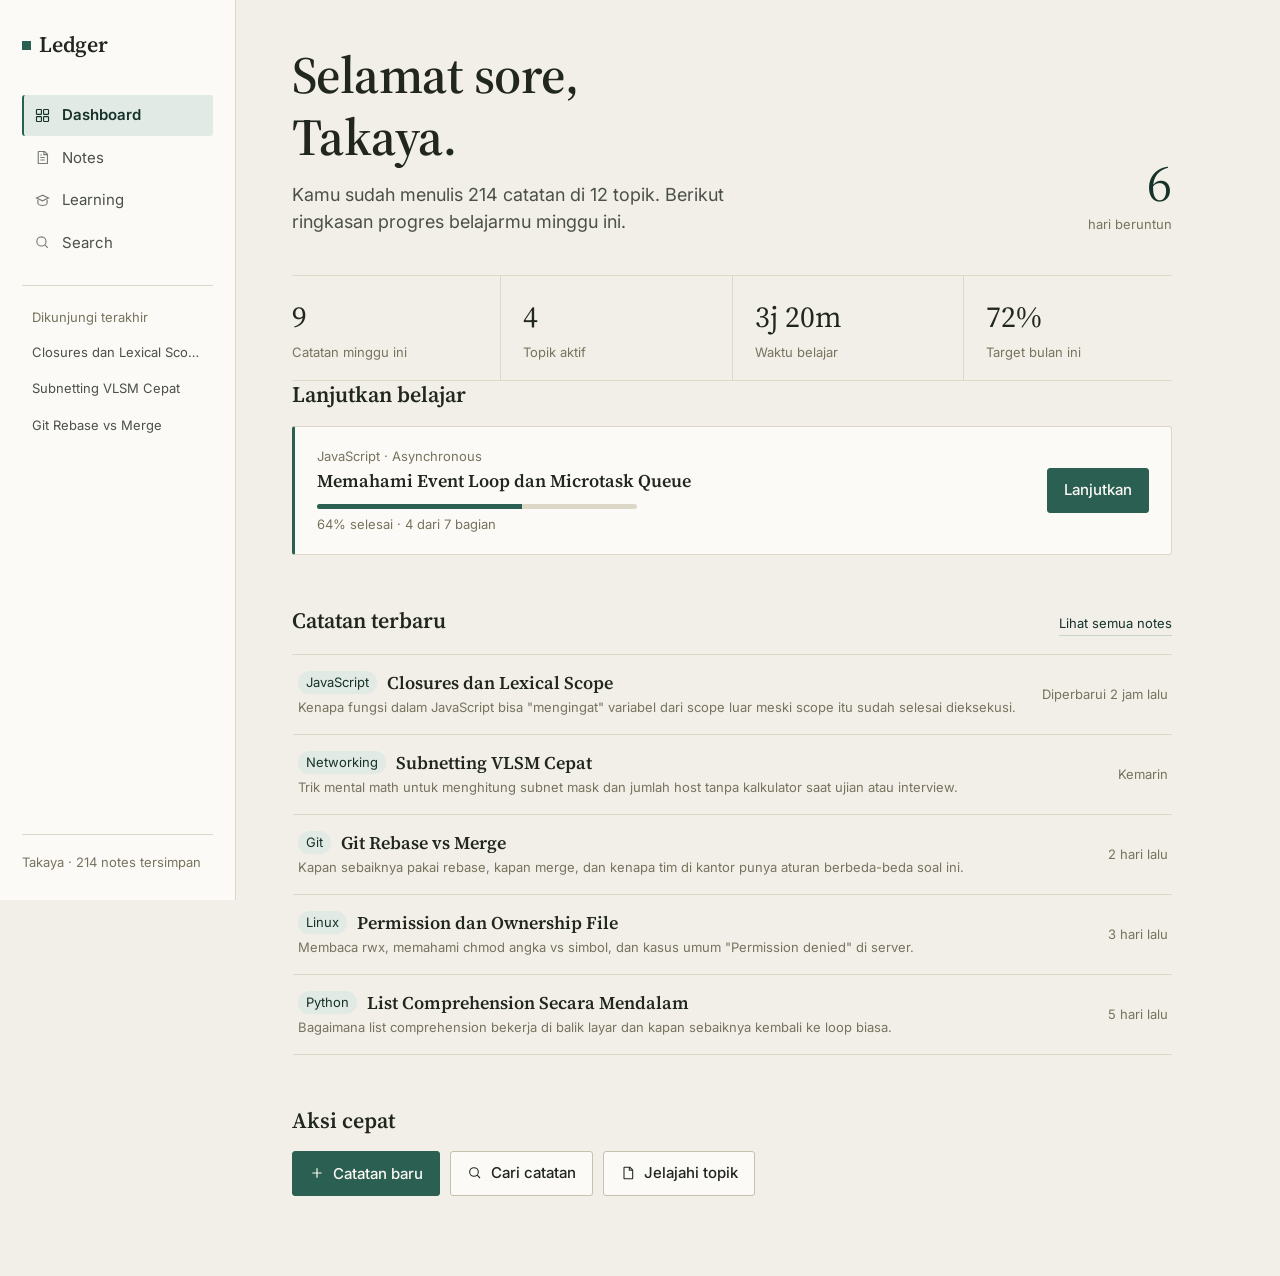
<file: ex1/index.html>
<!DOCTYPE html>
<html lang="id">
<head>
<meta charset="UTF-8" />
<meta name="viewport" content="width=device-width, initial-scale=1.0" />
<title>Ledger — Dashboard</title>
<link rel="preconnect" href="https://fonts.googleapis.com" />
<link href="https://fonts.googleapis.com/css2?family=Source+Serif+4:opsz,wght@8..60,500;8..60,600;8..60,700&family=Inter:wght@400;500;600&family=JetBrains+Mono:wght@400;500&display=swap" rel="stylesheet" />
<link rel="stylesheet" href="style.css" />
</head>
<body>

<div class="drawer-overlay" data-drawer-close></div>

<div class="mobile-topbar">
  <div class="brand"><span class="brand-mark"></span><span class="brand-name">Ledger</span></div>
  <button class="menu-btn" data-drawer-open aria-label="Buka menu">
    <svg viewBox="0 0 24 24" fill="none" stroke="currentColor" stroke-width="1.8"><path d="M4 7h16M4 12h16M4 17h16"/></svg>
  </button>
</div>

<div class="app-shell">

  <aside class="sidebar">
    <div class="brand"><span class="brand-mark"></span><span class="brand-name">Ledger</span></div>

    <nav class="sidebar-nav">
      <a href="index.html" class="is-active">
        <svg viewBox="0 0 24 24" fill="none" stroke="currentColor" stroke-width="1.6"><rect x="3.5" y="3.5" width="7" height="7" rx="1"/><rect x="13.5" y="3.5" width="7" height="7" rx="1"/><rect x="3.5" y="13.5" width="7" height="7" rx="1"/><rect x="13.5" y="13.5" width="7" height="7" rx="1"/></svg>
        Dashboard
      </a>
      <a href="notes.html">
        <svg viewBox="0 0 24 24" fill="none" stroke="currentColor" stroke-width="1.6"><path d="M6 3.5h9L19 7.5V20a.5.5 0 0 1-.5.5h-12A.5.5 0 0 1 6 20V4a.5.5 0 0 1 .5-.5Z"/><path d="M14 3.5V8h4.5"/><path d="M9 12h6M9 15.5h6M9 8.5h2"/></svg>
        Notes
      </a>
      <a href="learning.html">
        <svg viewBox="0 0 24 24" fill="none" stroke="currentColor" stroke-width="1.6"><path d="M12 4.5 3.5 8.5 12 12.5l8.5-4L12 4.5Z"/><path d="M5.5 11v5c0 1.4 3 3 6.5 3s6.5-1.6 6.5-3v-5"/></svg>
        Learning
      </a>
      <a href="notes.html">
        <svg viewBox="0 0 24 24" fill="none" stroke="currentColor" stroke-width="1.6"><circle cx="10.5" cy="10.5" r="6.5"/><path d="m19.5 19.5-4.2-4.2"/></svg>
        Search
      </a>
    </nav>

    <div class="sidebar-divider"></div>

    <div class="sidebar-section-label">Dikunjungi terakhir</div>
    <div class="sidebar-recent">
      <a href="note.html?note=closures">Closures dan Lexical Scope</a>
      <a href="note.html?note=subnetting">Subnetting VLSM Cepat</a>
      <a href="note.html?note=git-rebase">Git Rebase vs Merge</a>
    </div>

    <div class="sidebar-footer">Takaya · 214 notes tersimpan</div>
  </aside>

  <main class="main">
    <div class="content-wide">

      <section class="hero">
        <div>
          <h1>Selamat sore, Takaya.</h1>
          <p class="hero-sub">Kamu sudah menulis 214 catatan di 12 topik. Berikut ringkasan progres belajarmu minggu ini.</p>
        </div>
        <div class="hero-stat">
          <div class="num">6</div>
          <div class="label">hari beruntun</div>
        </div>
      </section>

      <div class="stat-row">
        <div class="stat">
          <div class="stat-num">9</div>
          <div class="stat-label">Catatan minggu ini</div>
        </div>
        <div class="stat">
          <div class="stat-num">4</div>
          <div class="stat-label">Topik aktif</div>
        </div>
        <div class="stat">
          <div class="stat-num">3j 20m</div>
          <div class="stat-label">Waktu belajar</div>
        </div>
        <div class="stat">
          <div class="stat-num">72%</div>
          <div class="stat-label">Target bulan ini</div>
        </div>
      </div>

      <section>
        <div class="section-heading">
          <h2>Lanjutkan belajar</h2>
        </div>
        <a href="note.html?note=event-loop" class="continue-row" style="color:inherit;">
          <div class="continue-info">
            <div class="continue-track">JavaScript · Asynchronous</div>
            <h3>Memahami Event Loop dan Microtask Queue</h3>
            <div class="progress-bar"><span style="width:64%"></span></div>
            <div class="progress-pct">64% selesai · 4 dari 7 bagian</div>
          </div>
          <div class="btn btn-primary" style="flex-shrink:0;">Lanjutkan</div>
        </a>
      </section>

      <section>
        <div class="section-heading">
          <h2>Catatan terbaru</h2>
          <a href="notes.html" class="see-all">Lihat semua notes</a>
        </div>
        <div class="note-list">

          <a href="note.html?note=closures" class="note-row" style="color:inherit;">
            <div class="note-row-main">
              <div class="note-row-top">
                <span class="category-tag">JavaScript</span>
                <h3 class="note-title">Closures dan Lexical Scope</h3>
              </div>
              <p class="note-excerpt">Kenapa fungsi dalam JavaScript bisa "mengingat" variabel dari scope luar meski scope itu sudah selesai dieksekusi.</p>
            </div>
            <div class="note-row-meta"><span class="updated-date">Diperbarui 2 jam lalu</span></div>
          </a>

          <a href="note.html?note=subnetting" class="note-row" style="color:inherit;">
            <div class="note-row-main">
              <div class="note-row-top">
                <span class="category-tag">Networking</span>
                <h3 class="note-title">Subnetting VLSM Cepat</h3>
              </div>
              <p class="note-excerpt">Trik mental math untuk menghitung subnet mask dan jumlah host tanpa kalkulator saat ujian atau interview.</p>
            </div>
            <div class="note-row-meta"><span class="updated-date">Kemarin</span></div>
          </a>

          <a href="note.html?note=git-rebase" class="note-row" style="color:inherit;">
            <div class="note-row-main">
              <div class="note-row-top">
                <span class="category-tag">Git</span>
                <h3 class="note-title">Git Rebase vs Merge</h3>
              </div>
              <p class="note-excerpt">Kapan sebaiknya pakai rebase, kapan merge, dan kenapa tim di kantor punya aturan berbeda-beda soal ini.</p>
            </div>
            <div class="note-row-meta"><span class="updated-date">2 hari lalu</span></div>
          </a>

          <a href="note.html?note=permissions" class="note-row" style="color:inherit;">
            <div class="note-row-main">
              <div class="note-row-top">
                <span class="category-tag">Linux</span>
                <h3 class="note-title">Permission dan Ownership File</h3>
              </div>
              <p class="note-excerpt">Membaca rwx, memahami chmod angka vs simbol, dan kasus umum "Permission denied" di server.</p>
            </div>
            <div class="note-row-meta"><span class="updated-date">3 hari lalu</span></div>
          </a>

          <a href="note.html?note=list-comprehension" class="note-row" style="color:inherit;">
            <div class="note-row-main">
              <div class="note-row-top">
                <span class="category-tag">Python</span>
                <h3 class="note-title">List Comprehension Secara Mendalam</h3>
              </div>
              <p class="note-excerpt">Bagaimana list comprehension bekerja di balik layar dan kapan sebaiknya kembali ke loop biasa.</p>
            </div>
            <div class="note-row-meta"><span class="updated-date">5 hari lalu</span></div>
          </a>

        </div>
      </section>

      <section>
        <div class="section-heading"><h2>Aksi cepat</h2></div>
        <div class="quick-actions">
          <button class="btn btn-primary" type="button" data-new-note>
            <svg viewBox="0 0 24 24" fill="none" stroke="currentColor" stroke-width="1.8"><path d="M12 5v14M5 12h14"/></svg>
            Catatan baru
          </button>
          <a href="notes.html" class="btn">
            <svg viewBox="0 0 24 24" fill="none" stroke="currentColor" stroke-width="1.6"><circle cx="10.5" cy="10.5" r="6.5"/><path d="m19.5 19.5-4.2-4.2"/></svg>
            Cari catatan
          </a>
          <a href="notes.html" class="btn">
            <svg viewBox="0 0 24 24" fill="none" stroke="currentColor" stroke-width="1.6"><path d="M6 3.5h9L19 7.5V20a.5.5 0 0 1-.5.5h-12A.5.5 0 0 1 6 20V4a.5.5 0 0 1 .5-.5Z"/><path d="M14 3.5V8h4.5"/></svg>
            Jelajahi topik
          </a>
        </div>
      </section>

    </div>
  </main>
</div>

<script src="app.js"></script>
</body>
</html>
</file>
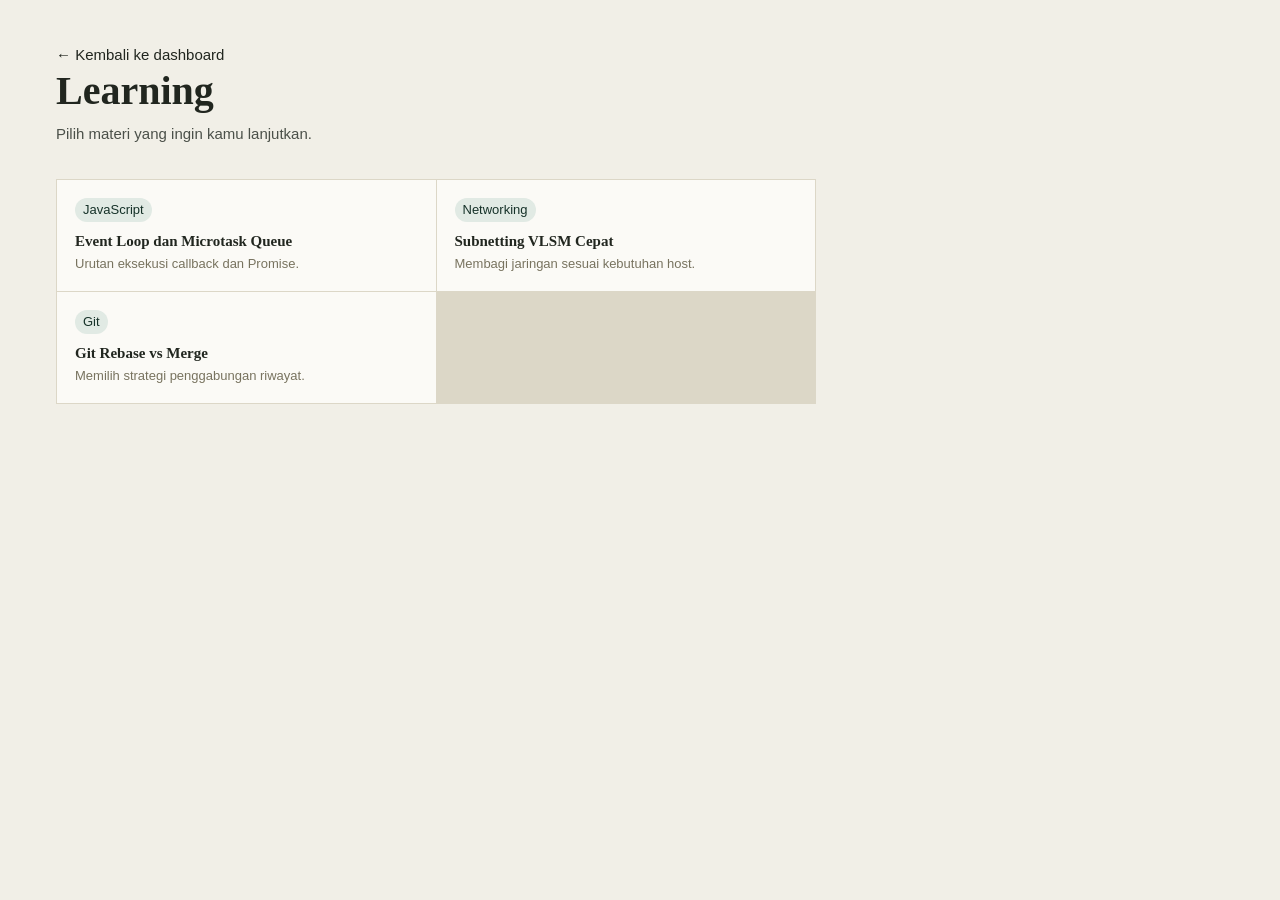
<file: ex1/learning.html>
<!DOCTYPE html>
<html lang="id">
<head>
<meta charset="UTF-8" />
<meta name="viewport" content="width=device-width, initial-scale=1.0" />
<title>Ledger — Learning</title>
<link rel="stylesheet" href="style.css" />
</head>
<body>
<main class="main learning-page">
  <div class="content">
    <a href="index.html" class="see-all">← Kembali ke dashboard</a>
    <div class="page-header">
      <h1>Learning</h1>
      <p class="hero-sub">Pilih materi yang ingin kamu lanjutkan.</p>
    </div>
    <div class="related-grid">
      <a href="note.html?note=event-loop" class="related-card"><span class="category-tag">JavaScript</span><h4>Event Loop dan Microtask Queue</h4><p>Urutan eksekusi callback dan Promise.</p></a>
      <a href="note.html?note=subnetting" class="related-card"><span class="category-tag">Networking</span><h4>Subnetting VLSM Cepat</h4><p>Membagi jaringan sesuai kebutuhan host.</p></a>
      <a href="note.html?note=git-rebase" class="related-card"><span class="category-tag">Git</span><h4>Git Rebase vs Merge</h4><p>Memilih strategi penggabungan riwayat.</p></a>
    </div>
  </div>
</main>
</body>
</html>
</file>
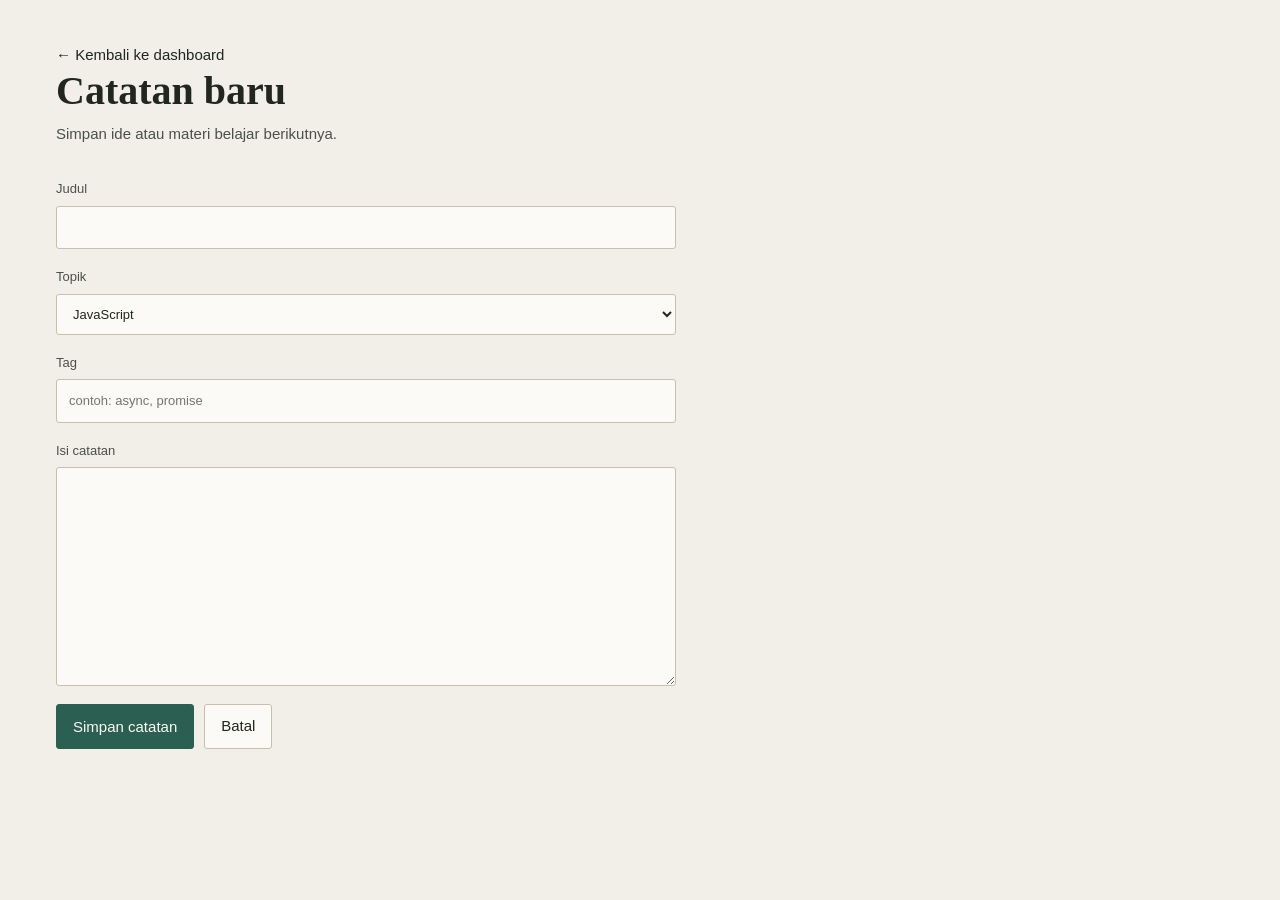
<file: ex1/new-note.html>
<!DOCTYPE html>
<html lang="id">
<head>
<meta charset="UTF-8" />
<meta name="viewport" content="width=device-width, initial-scale=1.0" />
<title>Ledger — Catatan Baru</title>
<link rel="stylesheet" href="style.css" />
</head>
<body>
<main class="main new-note-page">
  <div class="content">
    <a href="index.html" class="see-all">← Kembali ke dashboard</a>
    <div class="page-header">
      <h1>Catatan baru</h1>
      <p class="hero-sub">Simpan ide atau materi belajar berikutnya.</p>
    </div>
    <form class="new-note-form" data-new-note-form>
      <label>Judul<input name="title" required maxlength="120" /></label>
      <label>Topik<select name="category"><option value="javascript">JavaScript</option><option value="python">Python</option><option value="networking">Networking</option><option value="linux">Linux</option><option value="git">Git</option></select></label>
      <label>Tag<input name="tags" placeholder="contoh: async, promise" /></label>
      <label>Isi catatan<textarea name="body" rows="10" required></textarea></label>
      <div class="quick-actions"><button class="btn btn-primary" type="submit">Simpan catatan</button><a class="btn" href="index.html">Batal</a></div>
    </form>
  </div>
</main>
<script src="app.js"></script>
</body>
</html>
</file>
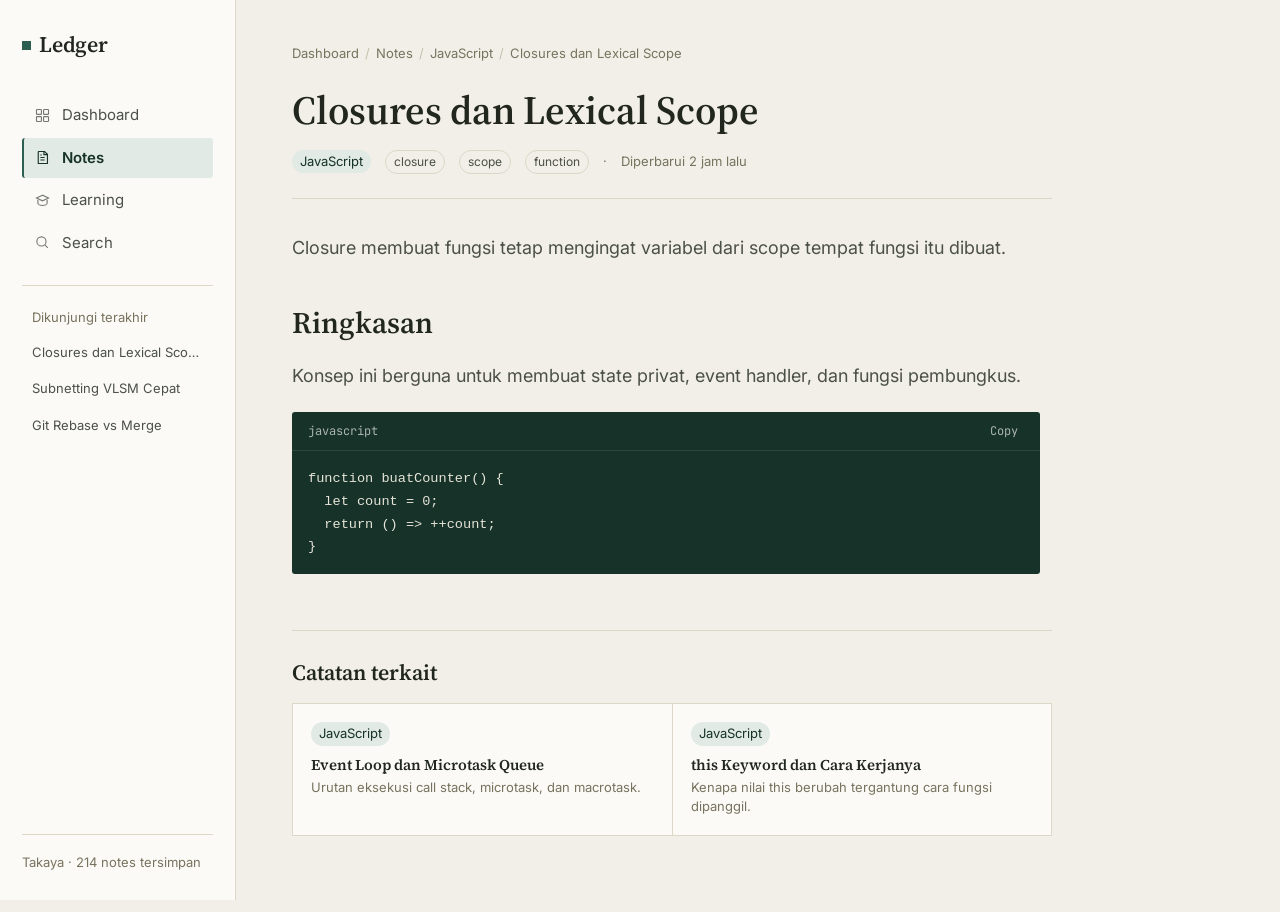
<file: ex1/note.html>
<!DOCTYPE html>
<html lang="id">
<head>
<meta charset="UTF-8" />
<meta name="viewport" content="width=device-width, initial-scale=1.0" />
<title>Closures dan Lexical Scope — Ledger</title>
<link rel="preconnect" href="https://fonts.googleapis.com" />
<link href="https://fonts.googleapis.com/css2?family=Source+Serif+4:opsz,wght@8..60,500;8..60,600;8..60,700&family=Inter:wght@400;500;600&family=JetBrains+Mono:wght@400;500&display=swap" rel="stylesheet" />
<link rel="stylesheet" href="style.css" />
</head>
<body>

<div class="drawer-overlay" data-drawer-close></div>

<div class="mobile-topbar">
  <div class="brand"><span class="brand-mark"></span><span class="brand-name">Ledger</span></div>
  <button class="menu-btn" data-drawer-open aria-label="Buka menu">
    <svg viewBox="0 0 24 24" fill="none" stroke="currentColor" stroke-width="1.8"><path d="M4 7h16M4 12h16M4 17h16"/></svg>
  </button>
</div>

<div class="app-shell">

  <aside class="sidebar">
    <div class="brand"><span class="brand-mark"></span><span class="brand-name">Ledger</span></div>

    <nav class="sidebar-nav">
      <a href="index.html">
        <svg viewBox="0 0 24 24" fill="none" stroke="currentColor" stroke-width="1.6"><rect x="3.5" y="3.5" width="7" height="7" rx="1"/><rect x="13.5" y="3.5" width="7" height="7" rx="1"/><rect x="3.5" y="13.5" width="7" height="7" rx="1"/><rect x="13.5" y="13.5" width="7" height="7" rx="1"/></svg>
        Dashboard
      </a>
      <a href="notes.html" class="is-active">
        <svg viewBox="0 0 24 24" fill="none" stroke="currentColor" stroke-width="1.6"><path d="M6 3.5h9L19 7.5V20a.5.5 0 0 1-.5.5h-12A.5.5 0 0 1 6 20V4a.5.5 0 0 1 .5-.5Z"/><path d="M14 3.5V8h4.5"/><path d="M9 12h6M9 15.5h6M9 8.5h2"/></svg>
        Notes
      </a>
      <a href="learning.html">
        <svg viewBox="0 0 24 24" fill="none" stroke="currentColor" stroke-width="1.6"><path d="M12 4.5 3.5 8.5 12 12.5l8.5-4L12 4.5Z"/><path d="M5.5 11v5c0 1.4 3 3 6.5 3s6.5-1.6 6.5-3v-5"/></svg>
        Learning
      </a>
      <a href="notes.html">
        <svg viewBox="0 0 24 24" fill="none" stroke="currentColor" stroke-width="1.6"><circle cx="10.5" cy="10.5" r="6.5"/><path d="m19.5 19.5-4.2-4.2"/></svg>
        Search
      </a>
    </nav>

    <div class="sidebar-divider"></div>

    <div class="sidebar-section-label">Dikunjungi terakhir</div>
    <div class="sidebar-recent">
      <a href="note.html?note=closures">Closures dan Lexical Scope</a>
      <a href="note.html?note=subnetting">Subnetting VLSM Cepat</a>
      <a href="note.html?note=git-rebase">Git Rebase vs Merge</a>
    </div>

    <div class="sidebar-footer">Takaya · 214 notes tersimpan</div>
  </aside>

  <main class="main">
    <div class="content">

      <div class="breadcrumb">
        <a href="index.html">Dashboard</a>
        <span class="sep">/</span>
        <a href="notes.html">Notes</a>
        <span class="sep">/</span>
        <a href="notes.html">JavaScript</a>
        <span class="sep">/</span>
        <span>Closures dan Lexical Scope</span>
      </div>

      <header class="article-header">
        <h1>Closures dan Lexical Scope</h1>
        <div class="article-meta">
          <span class="category-tag">JavaScript</span>
          <span class="tag-pill">closure</span>
          <span class="tag-pill">scope</span>
          <span class="tag-pill">function</span>
          <span>·</span>
          <span>Diperbarui 2 jam lalu</span>
        </div>
      </header>

      <article class="article-body">

        <p>Closure adalah salah satu konsep yang sering bikin bingung di awal, tapi sebenarnya cuma satu ide sederhana: <strong>fungsi mengingat lingkungan tempat ia dibuat</strong>, bukan tempat ia dipanggil.</p>

        <h2>Apa itu Lexical Scope</h2>
        <p>Lexical scope berarti scope sebuah variabel ditentukan oleh <em>di mana kode itu ditulis</em>, bukan dari mana fungsi itu dipanggil. Ketika sebuah fungsi didefinisikan di dalam fungsi lain, ia otomatis punya akses ke variabel di fungsi luar tersebut.</p>

        <blockquote>Bayangkan lexical scope seperti alamat rumah: begitu kamu lahir di suatu alamat, alamat itu melekat padamu ke mana pun kamu pergi — bukan berubah tergantung siapa yang mengunjungimu.</blockquote>

        <h2>Contoh Closure Sederhana</h2>
        <p>Perhatikan contoh berikut. Fungsi <code>increment</code> tetap bisa mengakses variabel <code>count</code> meskipun <code>buatCounter</code> sudah selesai dijalankan:</p>

        <div class="code-block">
          <div class="code-block-head">
            <span>javascript</span>
            <button class="code-block-copy" data-copy-code>Copy</button>
          </div>
          <pre><code>function buatCounter() {
  let count = 0;

  return function increment() {
    count += 1;
    return count;
  };
}

const counterA = buatCounter();
console.log(counterA()); // 1
console.log(counterA()); // 2

const counterB = buatCounter();
console.log(counterB()); // 1, tidak terpengaruh counterA</code></pre>
        </div>

        <p>Setiap kali <code>buatCounter()</code> dipanggil, JavaScript membuat scope baru dengan <code>count</code> miliknya sendiri. Fungsi <code>increment</code> yang dikembalikan "membawa" scope itu ke mana pun ia dipakai — inilah closure.</p>

        <h2>Kenapa Ini Penting di Dunia Kerja</h2>
        <p>Closure dipakai di mana-mana tanpa kamu sadari:</p>
        <ul>
          <li>Membuat data privat sebelum <code>class</code> dan <code>#field</code> populer.</li>
          <li>Event handler yang perlu mengingat state tertentu, misalnya ID item yang diklik.</li>
          <li>Custom hook di React seperti <code>useState</code>, yang bergantung pada closure untuk menyimpan nilai antar render.</li>
          <li>Memoization dan caching sederhana di sisi server maupun client.</li>
        </ul>

        <h2>Kesalahan Umum</h2>
        <p>Kesalahan paling klasik adalah memakai closure di dalam loop dengan <code>var</code>, sehingga semua fungsi berbagi satu variabel yang sama alih-alih punya salinan masing-masing. Mengganti <code>var</code> dengan <code>let</code> biasanya cukup untuk memperbaikinya, karena <code>let</code> membuat binding baru di setiap iterasi.</p>

      </article>

      <div class="related-notes">
        <div class="section-heading"><h2>Catatan terkait</h2></div>
        <div class="related-grid">
          <a href="note.html?note=event-loop" class="related-card">
            <span class="category-tag">JavaScript</span>
            <h4>Event Loop dan Microtask Queue</h4>
            <p>Urutan eksekusi call stack, microtask, dan macrotask.</p>
          </a>
          <a href="note.html?note=this-keyword" class="related-card">
            <span class="category-tag">JavaScript</span>
            <h4>this Keyword dan Cara Kerjanya</h4>
            <p>Kenapa nilai this berubah tergantung cara fungsi dipanggil.</p>
          </a>
        </div>
      </div>

    </div>
  </main>
</div>

<script src="app.js"></script>
</body>
</html>
</file>
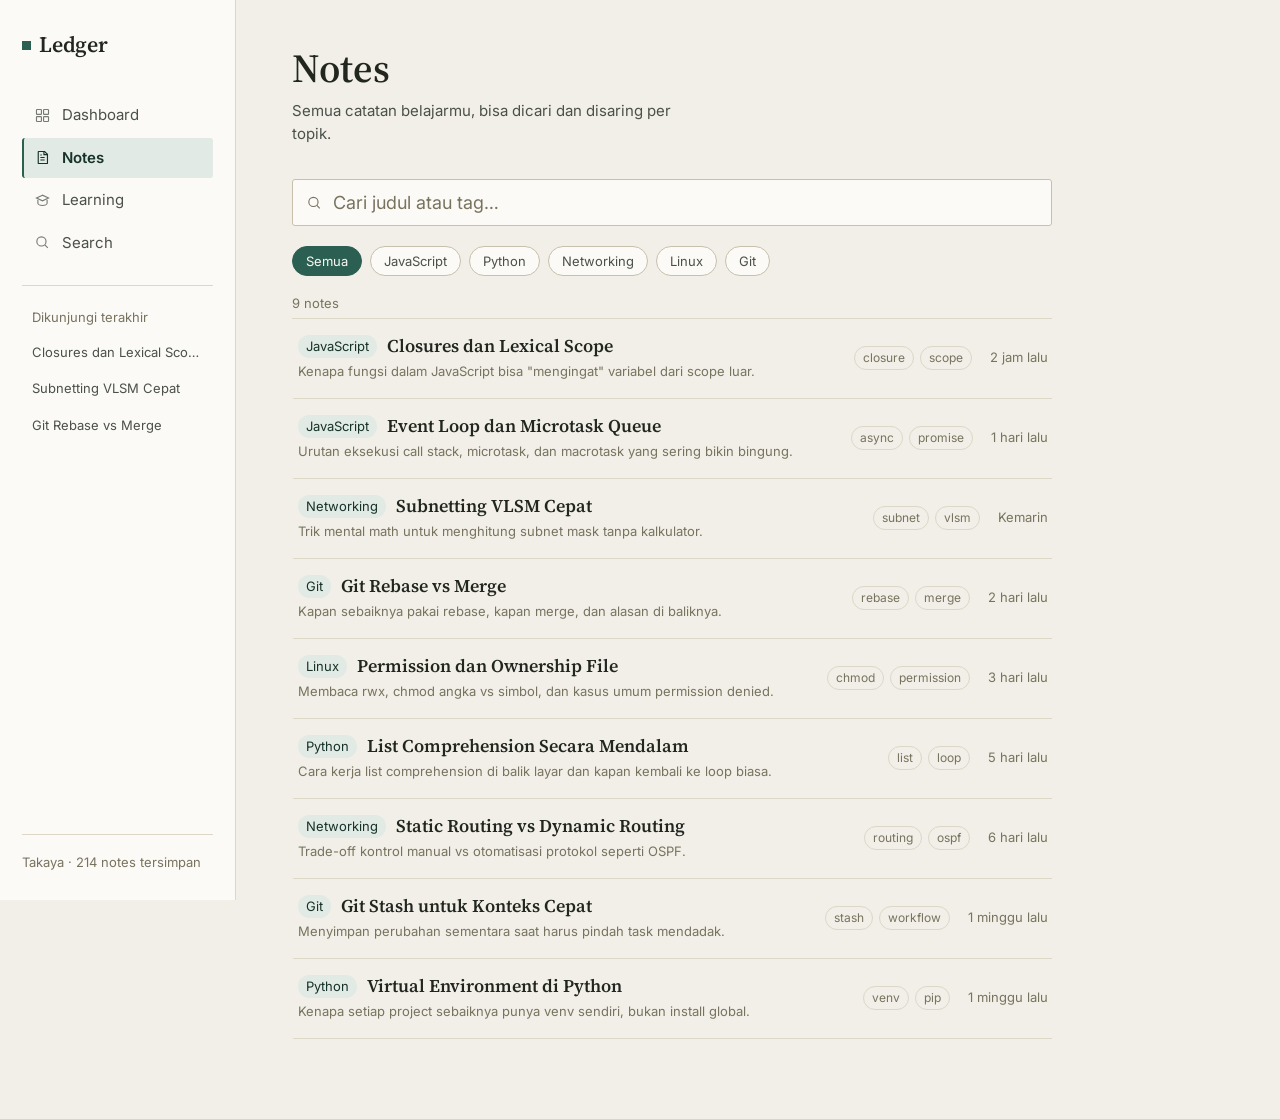
<file: ex1/notes.html>
<!DOCTYPE html>
<html lang="id">
<head>
<meta charset="UTF-8" />
<meta name="viewport" content="width=device-width, initial-scale=1.0" />
<title>Ledger — Notes</title>
<link rel="preconnect" href="https://fonts.googleapis.com" />
<link href="https://fonts.googleapis.com/css2?family=Source+Serif+4:opsz,wght@8..60,500;8..60,600;8..60,700&family=Inter:wght@400;500;600&family=JetBrains+Mono:wght@400;500&display=swap" rel="stylesheet" />
<link rel="stylesheet" href="style.css" />
</head>
<body>

<div class="drawer-overlay" data-drawer-close></div>

<div class="mobile-topbar">
  <div class="brand"><span class="brand-mark"></span><span class="brand-name">Ledger</span></div>
  <button class="menu-btn" data-drawer-open aria-label="Buka menu">
    <svg viewBox="0 0 24 24" fill="none" stroke="currentColor" stroke-width="1.8"><path d="M4 7h16M4 12h16M4 17h16"/></svg>
  </button>
</div>

<div class="app-shell">

  <aside class="sidebar">
    <div class="brand"><span class="brand-mark"></span><span class="brand-name">Ledger</span></div>

    <nav class="sidebar-nav">
      <a href="index.html">
        <svg viewBox="0 0 24 24" fill="none" stroke="currentColor" stroke-width="1.6"><rect x="3.5" y="3.5" width="7" height="7" rx="1"/><rect x="13.5" y="3.5" width="7" height="7" rx="1"/><rect x="3.5" y="13.5" width="7" height="7" rx="1"/><rect x="13.5" y="13.5" width="7" height="7" rx="1"/></svg>
        Dashboard
      </a>
      <a href="notes.html" class="is-active">
        <svg viewBox="0 0 24 24" fill="none" stroke="currentColor" stroke-width="1.6"><path d="M6 3.5h9L19 7.5V20a.5.5 0 0 1-.5.5h-12A.5.5 0 0 1 6 20V4a.5.5 0 0 1 .5-.5Z"/><path d="M14 3.5V8h4.5"/><path d="M9 12h6M9 15.5h6M9 8.5h2"/></svg>
        Notes
      </a>
      <a href="learning.html">
        <svg viewBox="0 0 24 24" fill="none" stroke="currentColor" stroke-width="1.6"><path d="M12 4.5 3.5 8.5 12 12.5l8.5-4L12 4.5Z"/><path d="M5.5 11v5c0 1.4 3 3 6.5 3s6.5-1.6 6.5-3v-5"/></svg>
        Learning
      </a>
      <a href="notes.html">
        <svg viewBox="0 0 24 24" fill="none" stroke="currentColor" stroke-width="1.6"><circle cx="10.5" cy="10.5" r="6.5"/><path d="m19.5 19.5-4.2-4.2"/></svg>
        Search
      </a>
    </nav>

    <div class="sidebar-divider"></div>

    <div class="sidebar-section-label">Dikunjungi terakhir</div>
    <div class="sidebar-recent">
      <a href="note.html?note=closures">Closures dan Lexical Scope</a>
      <a href="note.html?note=subnetting">Subnetting VLSM Cepat</a>
      <a href="note.html?note=git-rebase">Git Rebase vs Merge</a>
    </div>

    <div class="sidebar-footer">Takaya · 214 notes tersimpan</div>
  </aside>

  <main class="main">
    <div class="content">

      <div class="page-header">
        <h1>Notes</h1>
        <p class="hero-sub">Semua catatan belajarmu, bisa dicari dan disaring per topik.</p>
      </div>

      <div class="search-field">
        <svg viewBox="0 0 24 24" fill="none" stroke="currentColor" stroke-width="1.6"><circle cx="10.5" cy="10.5" r="6.5"/><path d="m19.5 19.5-4.2-4.2"/></svg>
        <input type="text" placeholder="Cari judul atau tag…" data-note-search autocomplete="off" />
      </div>

      <div class="filter-row">
        <button class="filter-chip is-active" data-filter-chip="all">Semua</button>
        <button class="filter-chip" data-filter-chip="javascript">JavaScript</button>
        <button class="filter-chip" data-filter-chip="python">Python</button>
        <button class="filter-chip" data-filter-chip="networking">Networking</button>
        <button class="filter-chip" data-filter-chip="linux">Linux</button>
        <button class="filter-chip" data-filter-chip="git">Git</button>
      </div>

      <p class="results-count" data-results-count>9 notes</p>

      <div class="note-list">

        <a href="note.html?note=closures" class="note-row note-tags-visible" data-note-row data-title="Closures dan Lexical Scope" data-category="javascript" data-tags="closure, scope, function">
          <div class="note-row-main">
            <div class="note-row-top">
              <span class="category-tag">JavaScript</span>
              <h3 class="note-title">Closures dan Lexical Scope</h3>
            </div>
            <p class="note-excerpt">Kenapa fungsi dalam JavaScript bisa "mengingat" variabel dari scope luar.</p>
          </div>
          <div class="note-row-tags">
            <span class="tag-pill">closure</span>
            <span class="tag-pill">scope</span>
          </div>
          <div class="note-row-meta"><span class="updated-date">2 jam lalu</span></div>
        </a>

        <a href="note.html?note=event-loop" class="note-row note-tags-visible" data-note-row data-title="Memahami Event Loop dan Microtask Queue" data-category="javascript" data-tags="async, event loop, promise">
          <div class="note-row-main">
            <div class="note-row-top">
              <span class="category-tag">JavaScript</span>
              <h3 class="note-title">Event Loop dan Microtask Queue</h3>
            </div>
            <p class="note-excerpt">Urutan eksekusi call stack, microtask, dan macrotask yang sering bikin bingung.</p>
          </div>
          <div class="note-row-tags">
            <span class="tag-pill">async</span>
            <span class="tag-pill">promise</span>
          </div>
          <div class="note-row-meta"><span class="updated-date">1 hari lalu</span></div>
        </a>

        <a href="note.html?note=subnetting" class="note-row note-tags-visible" data-note-row data-title="Subnetting VLSM Cepat" data-category="networking" data-tags="subnet, ip, vlsm">
          <div class="note-row-main">
            <div class="note-row-top">
              <span class="category-tag">Networking</span>
              <h3 class="note-title">Subnetting VLSM Cepat</h3>
            </div>
            <p class="note-excerpt">Trik mental math untuk menghitung subnet mask tanpa kalkulator.</p>
          </div>
          <div class="note-row-tags">
            <span class="tag-pill">subnet</span>
            <span class="tag-pill">vlsm</span>
          </div>
          <div class="note-row-meta"><span class="updated-date">Kemarin</span></div>
        </a>

        <a href="note.html?note=git-rebase" class="note-row note-tags-visible" data-note-row data-title="Git Rebase vs Merge" data-category="git" data-tags="rebase, merge, branch">
          <div class="note-row-main">
            <div class="note-row-top">
              <span class="category-tag">Git</span>
              <h3 class="note-title">Git Rebase vs Merge</h3>
            </div>
            <p class="note-excerpt">Kapan sebaiknya pakai rebase, kapan merge, dan alasan di baliknya.</p>
          </div>
          <div class="note-row-tags">
            <span class="tag-pill">rebase</span>
            <span class="tag-pill">merge</span>
          </div>
          <div class="note-row-meta"><span class="updated-date">2 hari lalu</span></div>
        </a>

        <a href="note.html?note=permissions" class="note-row note-tags-visible" data-note-row data-title="Permission dan Ownership File" data-category="linux" data-tags="permission, chmod, linux">
          <div class="note-row-main">
            <div class="note-row-top">
              <span class="category-tag">Linux</span>
              <h3 class="note-title">Permission dan Ownership File</h3>
            </div>
            <p class="note-excerpt">Membaca rwx, chmod angka vs simbol, dan kasus umum permission denied.</p>
          </div>
          <div class="note-row-tags">
            <span class="tag-pill">chmod</span>
            <span class="tag-pill">permission</span>
          </div>
          <div class="note-row-meta"><span class="updated-date">3 hari lalu</span></div>
        </a>

        <a href="note.html?note=list-comprehension" class="note-row note-tags-visible" data-note-row data-title="List Comprehension Secara Mendalam" data-category="python" data-tags="list, loop, comprehension">
          <div class="note-row-main">
            <div class="note-row-top">
              <span class="category-tag">Python</span>
              <h3 class="note-title">List Comprehension Secara Mendalam</h3>
            </div>
            <p class="note-excerpt">Cara kerja list comprehension di balik layar dan kapan kembali ke loop biasa.</p>
          </div>
          <div class="note-row-tags">
            <span class="tag-pill">list</span>
            <span class="tag-pill">loop</span>
          </div>
          <div class="note-row-meta"><span class="updated-date">5 hari lalu</span></div>
        </a>

        <a href="note.html?note=static-routing" class="note-row note-tags-visible" data-note-row data-title="Static Routing vs Dynamic Routing" data-category="networking" data-tags="routing, ospf, static route">
          <div class="note-row-main">
            <div class="note-row-top">
              <span class="category-tag">Networking</span>
              <h3 class="note-title">Static Routing vs Dynamic Routing</h3>
            </div>
            <p class="note-excerpt">Trade-off kontrol manual vs otomatisasi protokol seperti OSPF.</p>
          </div>
          <div class="note-row-tags">
            <span class="tag-pill">routing</span>
            <span class="tag-pill">ospf</span>
          </div>
          <div class="note-row-meta"><span class="updated-date">6 hari lalu</span></div>
        </a>

        <a href="note.html?note=git-stash" class="note-row note-tags-visible" data-note-row data-title="Git Stash untuk Konteks Cepat" data-category="git" data-tags="stash, workflow, git">
          <div class="note-row-main">
            <div class="note-row-top">
              <span class="category-tag">Git</span>
              <h3 class="note-title">Git Stash untuk Konteks Cepat</h3>
            </div>
            <p class="note-excerpt">Menyimpan perubahan sementara saat harus pindah task mendadak.</p>
          </div>
          <div class="note-row-tags">
            <span class="tag-pill">stash</span>
            <span class="tag-pill">workflow</span>
          </div>
          <div class="note-row-meta"><span class="updated-date">1 minggu lalu</span></div>
        </a>

        <a href="note.html?note=virtualenv" class="note-row note-tags-visible" data-note-row data-title="Virtual Environment di Python" data-category="python" data-tags="venv, pip, environment">
          <div class="note-row-main">
            <div class="note-row-top">
              <span class="category-tag">Python</span>
              <h3 class="note-title">Virtual Environment di Python</h3>
            </div>
            <p class="note-excerpt">Kenapa setiap project sebaiknya punya venv sendiri, bukan install global.</p>
          </div>
          <div class="note-row-tags">
            <span class="tag-pill">venv</span>
            <span class="tag-pill">pip</span>
          </div>
          <div class="note-row-meta"><span class="updated-date">1 minggu lalu</span></div>
        </a>

      </div>

      <div class="empty-state" data-empty-state>
        <p>Tidak ada catatan yang cocok</p>
        <p>Coba kata kunci lain atau ganti filter topik.</p>
      </div>

    </div>
  </main>
</div>

<script src="app.js"></script>
</body>
</html>
</file>
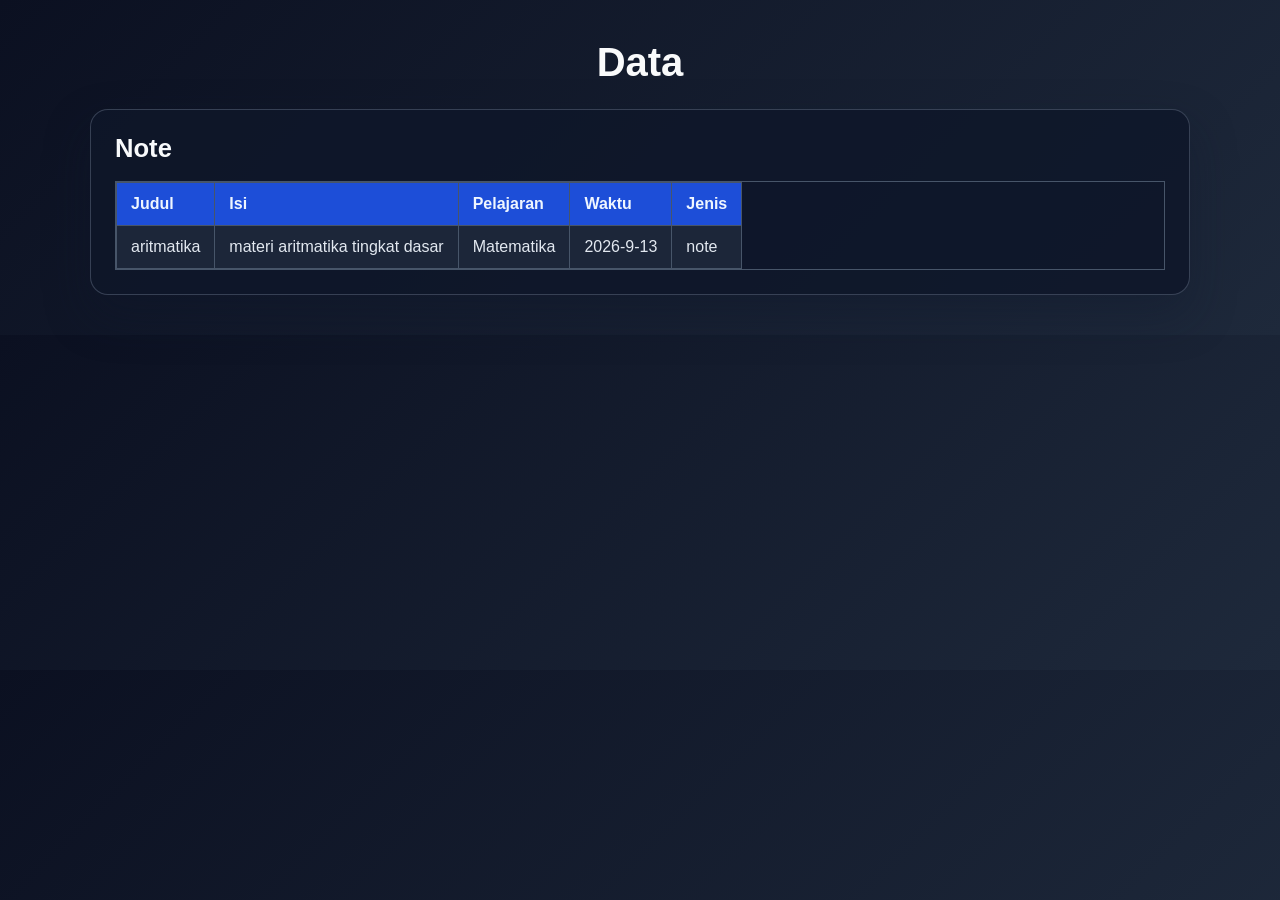
<file: ex2/Data.html>
<!DOCTYPE html>
<html lang="id">
<head>
    <meta charset="UTF-8">
    <link rel="stylesheet" href="data.css">
    <meta name="viewport" content="width=device-width, initial-scale=1.0">
    <title>Data</title>
</head>
<body>
    <h1>Data</h1>
    <div class="note">
    <h2>Note</h2>
    <table>
    <tr>
        <th>Judul</th>
        <th>Isi</th>
        <th>Pelajaran</th>
        <th>Waktu</th>
        <th>Jenis</th>
    </tr>
    <tr>
        <td>aritmatika</td>
        <td>materi aritmatika tingkat dasar</td>
        <td>Matematika</td>
        <td>2026-9-13</td>
        <td>note</td>
    </tr>
    </div>
</body>
</html>
</file>
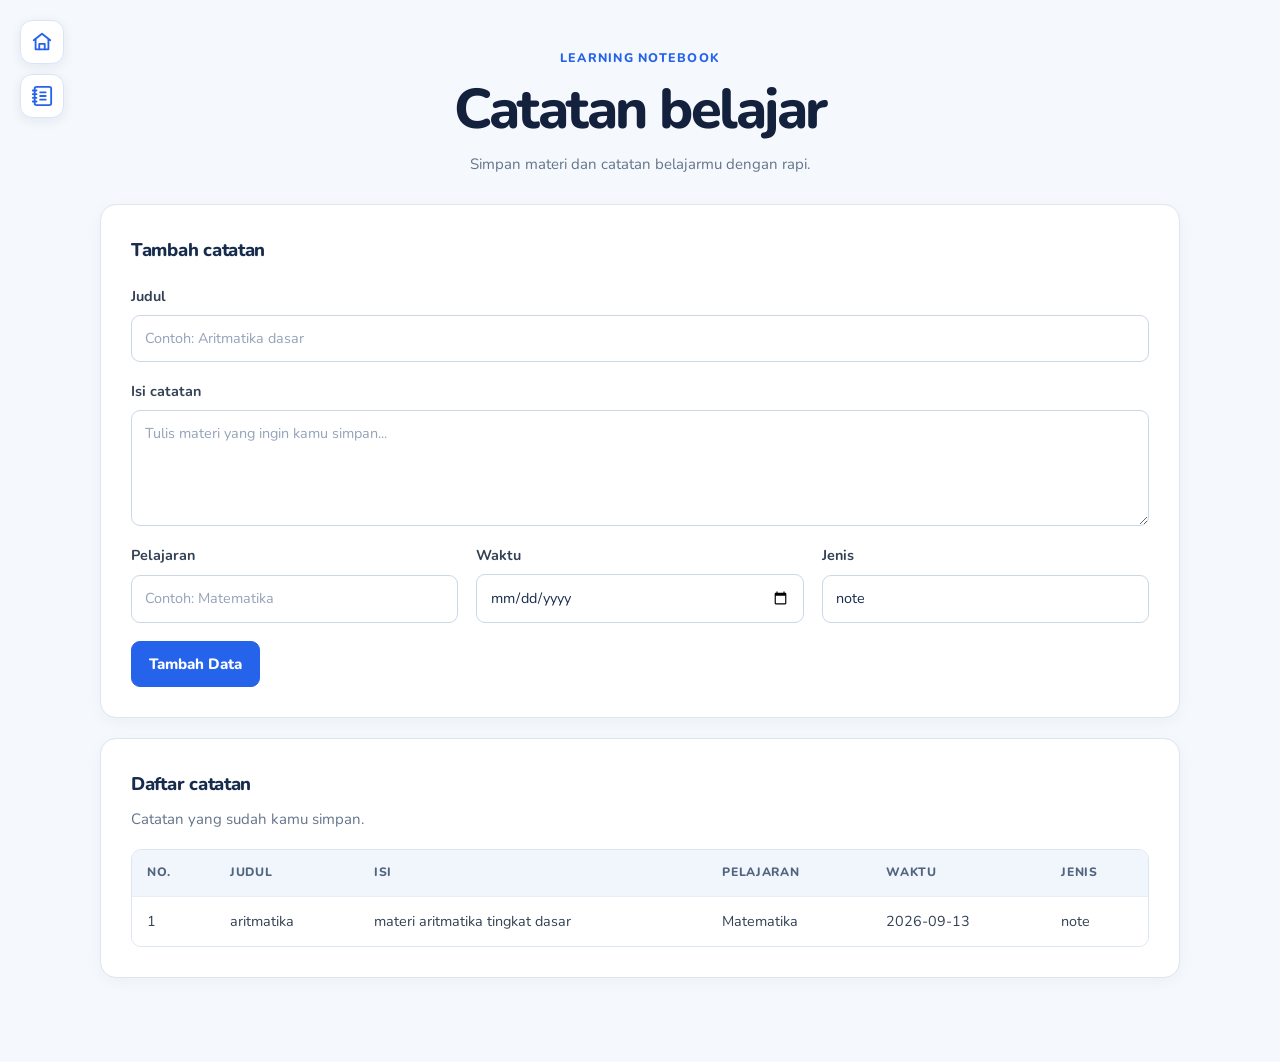
<file: learning-notebook/pages/data.html>
<!DOCTYPE html>
<html lang="id">
<head>
    <meta charset="UTF-8">
    <link rel="stylesheet" href="../assets/css/data.css">
    <link rel="stylesheet" href="../assets/css/navigation.css">
    <meta name="viewport" content="width=device-width, initial-scale=1.0">
    <title>Data</title>
    <link rel="preconnect" href="https://fonts.googleapis.com">
    <link rel="preconnect" href="https://fonts.gstatic.com" crossorigin>
    <link href="https://fonts.googleapis.com/css2?family=Nunito:wght@400;600;700&display=swap" rel="stylesheet">
</head>
<body>
    <main class="page">
        <header class="page-header">
            <p class="eyebrow">Learning Notebook</p>
            <h1>Catatan belajar</h1>
            <p class="page-description">Simpan materi dan catatan belajarmu dengan rapi.</p>
        </header>

        <section class="panel" aria-labelledby="add-note-heading">
        <h2 id="add-note-heading">Tambah catatan</h2>
        <form id="note-form">
            <label class="field field-wide" for="title">
                <span>Judul</span>
                <input id="title" name="title" type="text" placeholder="Contoh: Aritmatika dasar" required>
            </label>

            <label class="field field-wide" for="content">
                <span>Isi catatan</span>
                <textarea id="content" name="content" rows="4" placeholder="Tulis materi yang ingin kamu simpan..." required></textarea>
            </label>

            <label class="field" for="lesson">
                <span>Pelajaran</span>
                <input id="lesson" name="lesson" type="text" placeholder="Contoh: Matematika" required>
            </label>

            <label class="field" for="date">
                <span>Waktu</span>
                <input id="date" name="date" type="date" required>
            </label>

            <label class="field" for="kind">
                <span>Jenis</span>
                <input id="kind" name="kind" type="text" value="note" required>
            </label>

            <button type="submit">Tambah Data</button>
            <p id="form-message" role="status" aria-live="polite"></p>
        </form>
        </section>

        <section class="panel" aria-labelledby="note-list-heading">
            <div class="section-heading">
                <div>
                    <h2 id="note-list-heading">Daftar catatan</h2>
                    <p class="section-description">Catatan yang sudah kamu simpan.</p>
                </div>
            </div>
            <div class="table-wrap">
                <table>
                    <thead>
                        <tr>
                            <th scope="col">No.</th>
                            <th scope="col">Judul</th>
                            <th scope="col">Isi</th>
                            <th scope="col">Pelajaran</th>
                            <th scope="col">Waktu</th>
                            <th scope="col">Jenis</th>
                        </tr>
                    </thead>
                    <tbody id="note-list"></tbody>
                </table>
            </div>
        </section>
    </main>

    <script src="../assets/js/navigation.js" defer></script>
    <script>
        const storageKey = "ex2-notes";
        const defaultNotes = [{
            title: "aritmatika",
            content: "materi aritmatika tingkat dasar",
            lesson: "Matematika",
            date: "2026-09-13",
            kind: "note"
        }];
        const form = document.querySelector("#note-form");
        const noteList = document.querySelector("#note-list");
        const formMessage = document.querySelector("#form-message");

        function loadNotes() {
            const savedNotes = localStorage.getItem(storageKey);
            return savedNotes === null ? defaultNotes : JSON.parse(savedNotes);
        }

        function renderNotes(notes) {
            noteList.replaceChildren();

            notes.forEach((note, index) => {
                const row = document.createElement("tr");
                [index + 1, note.title, note.content, note.lesson, note.date, note.kind]
                    .forEach((value) => {
                        const cell = document.createElement("td");
                        cell.textContent = value;
                        row.append(cell);
                    });
                noteList.append(row);
            });
        }

        let notes;
        try {
            notes = loadNotes();
            if (!Array.isArray(notes)) {
                throw new Error("Data note yang tersimpan tidak valid.");
            }
            renderNotes(notes);
        } catch (error) {
            formMessage.textContent = "Data tidak dapat dimuat. Coba bersihkan penyimpanan browser untuk halaman ini.";
            formMessage.classList.add("error");
            console.error("Gagal memuat data note:", error);
            form.querySelector("button").disabled = true;
        }

        form.addEventListener("submit", (event) => {
            event.preventDefault();
            const formData = new FormData(form);
            const newNote = {
                title: formData.get("title").trim(),
                content: formData.get("content").trim(),
                lesson: formData.get("lesson").trim(),
                date: formData.get("date"),
                kind: formData.get("kind").trim()
            };
            const updatedNotes = [...notes, newNote];

            try {
                localStorage.setItem(storageKey, JSON.stringify(updatedNotes));
                notes = updatedNotes;
                renderNotes(notes);
                form.reset();
                form.elements.kind.value = "note";
                formMessage.textContent = "Data berhasil ditambahkan.";
                formMessage.classList.remove("error");
            } catch (error) {
                formMessage.textContent = "Data gagal disimpan. Periksa ruang penyimpanan browser.";
                formMessage.classList.add("error");
                console.error("Gagal menyimpan data note:", error);
            }
        });
    </script>
</body>
</html>
</file>
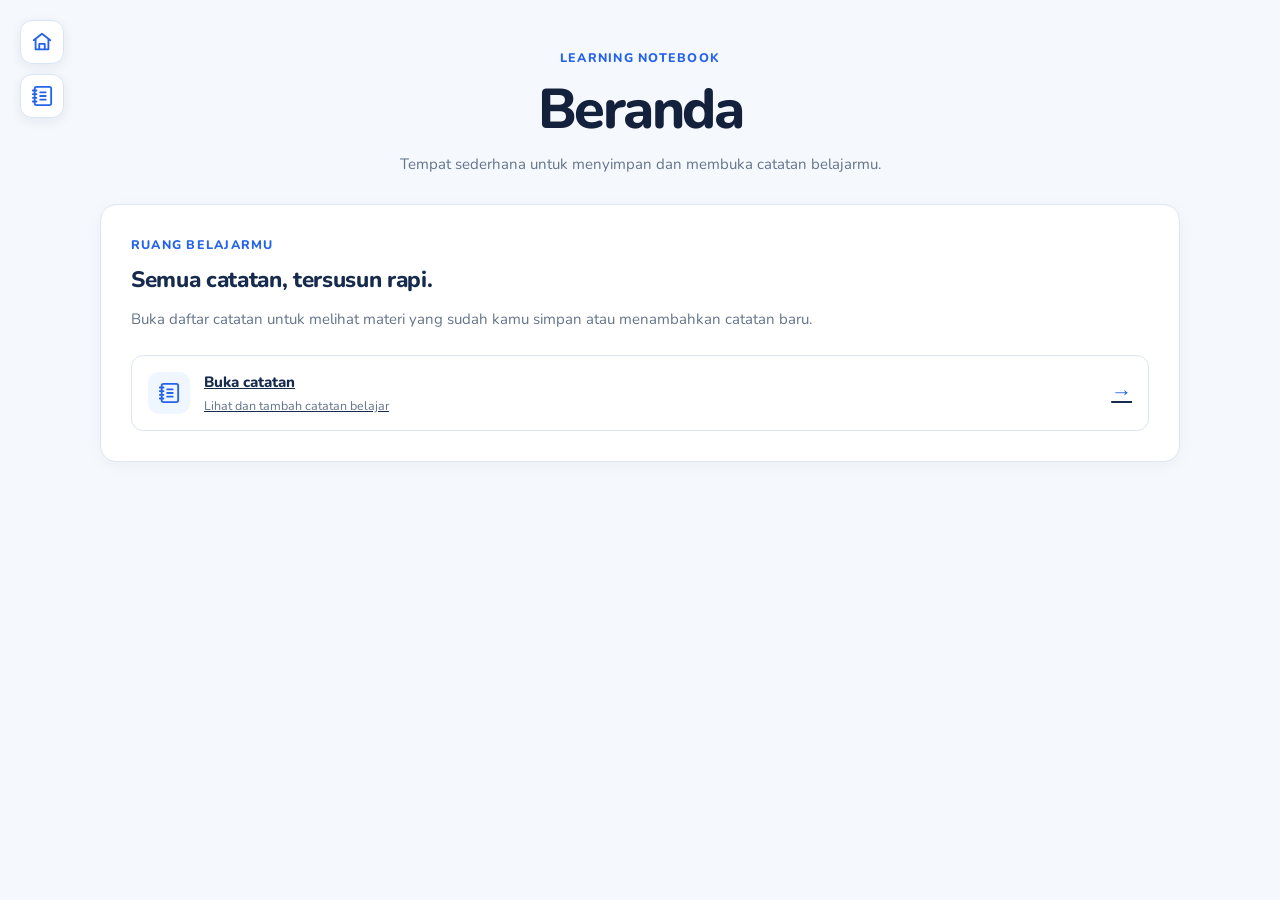
<file: learning-notebook/pages/home.html>
<!DOCTYPE html>
<html lang="id">
<head>
    <meta charset="UTF-8">
    <meta name="viewport" content="width=device-width, initial-scale=1.0">
    <meta name="theme-color" content="#f5f8fc">
    <title>Beranda | Learning Notebook</title>
    <link rel="stylesheet" href="../assets/css/data.css">
    <link rel="stylesheet" href="../assets/css/navigation.css">
    <link rel="preconnect" href="https://fonts.googleapis.com">
    <link rel="preconnect" href="https://fonts.gstatic.com" crossorigin>
    <link href="https://fonts.googleapis.com/css2?family=Nunito:wght@400;600;700;800&display=swap" rel="stylesheet">
    <script src="../assets/js/navigation.js" defer></script>
</head>
<body>
    <main class="page">
        <header class="page-header">
            <p class="eyebrow">Learning Notebook</p>
            <h1>Beranda</h1>
            <p class="page-description">Tempat sederhana untuk menyimpan dan membuka catatan belajarmu.</p>
        </header>

        <section class="panel home-panel">
            <div>
                <p class="eyebrow">Ruang belajarmu</p>
                <h2>Semua catatan, tersusun rapi.</h2>
                <p class="section-description">Buka daftar catatan untuk melihat materi yang sudah kamu simpan atau menambahkan catatan baru.</p>
            </div>
            <a class="home-action" href="data.html">
                <span class="home-action-icon" aria-hidden="true">
                    <svg xmlns="http://www.w3.org/2000/svg" width="22" height="22" viewBox="0 0 24 24" fill="none" stroke="currentColor" stroke-width="2" stroke-linecap="round" stroke-linejoin="round">
                        <path d="M2 6h4"></path>
                        <path d="M2 10h4"></path>
                        <path d="M2 14h4"></path>
                        <path d="M2 18h4"></path>
                        <rect x="4" y="2" width="18" height="20" rx="2"></rect>
                        <path d="M10 8h6"></path>
                        <path d="M10 12h6"></path>
                        <path d="M10 16h6"></path>
                    </svg>
                </span>
                <span>
                    <strong>Buka catatan</strong>
                    <small>Lihat dan tambah catatan belajar</small>
                </span>
                <span class="home-action-arrow" aria-hidden="true">&rarr;</span>
            </a>
        </section>
    </main>
</body>
</html>
</file>
<file: ex1/style.css>
/* ============================================================
   Ledger — a personal learning knowledge base
   Design tokens
   ============================================================ */

:root {
  /* Color */
  --paper: #F1EFE7;
  --paper-raised: #FBFAF6;
  --ink: #21261F;
  --ink-soft: #4B5049;
  --meta: #78735F;
  --line: #DCD7C7;
  --line-strong: #C6C0AC;
  --accent: #2B5F52;
  --accent-ink: #163229;
  --accent-soft: #E1EAE4;
  --accent-soft-line: #C4D6CB;

  /* Type */
  --font-display: "Source Serif 4", "Iowan Old Style", Georgia, serif;
  --font-ui: "Inter", -apple-system, BlinkMacSystemFont, "Segoe UI", sans-serif;
  --font-mono: "JetBrains Mono", "SFMono-Regular", Menlo, Consolas, monospace;

  /* Scale */
  --step-1: 0.8125rem;
  --step0: 0.9375rem;
  --step1: 1.125rem;
  --step2: 1.375rem;
  --step3: 1.875rem;
  --step4: 2.5rem;
  --step5: 3.25rem;

  /* Layout */
  --sidebar-w: 236px;
  --content-max: 760px;
  --radius: 3px;
}

* { box-sizing: border-box; }

html { -webkit-text-size-adjust: 100%; }

body {
  margin: 0;
  background: var(--paper);
  color: var(--ink);
  font-family: var(--font-ui);
  font-size: var(--step0);
  line-height: 1.5;
  min-width: 320px;
  overflow-x: hidden;
}

h1, h2, h3, h4 {
  font-family: var(--font-display);
  font-weight: 600;
  color: var(--ink);
  margin: 0;
  line-height: 1.2;
}

p { margin: 0; }

a { color: inherit; text-decoration: none; }

button {
  font-family: var(--font-ui);
  cursor: pointer;
}

ul { margin: 0; padding: 0; list-style: none; }

img { max-width: 100%; display: block; }

::selection { background: var(--accent-soft-line); }

:focus-visible {
  outline: 2px solid var(--accent);
  outline-offset: 2px;
}

@media (prefers-reduced-motion: reduce) {
  *, *::before, *::after {
    animation-duration: 0.001ms !important;
    transition-duration: 0.001ms !important;
  }
}

/* ============================================================
   App shell
   ============================================================ */

.app-shell {
  display: flex;
  min-height: 100vh;
}

/* ---- Sidebar ---- */

.sidebar {
  width: var(--sidebar-w);
  flex-shrink: 0;
  background: var(--paper-raised);
  border-right: 1px solid var(--line);
  display: flex;
  flex-direction: column;
  padding: 28px 22px;
  position: sticky;
  top: 0;
  height: 100vh;
}

.brand {
  display: flex;
  align-items: baseline;
  gap: 8px;
  margin-bottom: 34px;
}

.brand-mark {
  width: 9px;
  height: 9px;
  background: var(--accent);
  flex-shrink: 0;
  transform: translateY(-2px);
}

.brand-name {
  font-family: var(--font-display);
  font-size: var(--step2);
  font-weight: 600;
  letter-spacing: -0.01em;
}

.sidebar-nav {
  display: flex;
  flex-direction: column;
  gap: 2px;
}

.sidebar-nav a {
  display: flex;
  align-items: center;
  gap: 11px;
  padding: 9px 10px;
  border-radius: var(--radius);
  color: var(--ink-soft);
  font-size: var(--step0);
  border-left: 2px solid transparent;
}

.sidebar-nav a svg {
  width: 17px;
  height: 17px;
  flex-shrink: 0;
  opacity: 0.75;
}

.sidebar-nav a:hover {
  background: var(--accent-soft);
  color: var(--ink);
}

.sidebar-nav a.is-active {
  color: var(--accent-ink);
  font-weight: 600;
  border-left-color: var(--accent);
  background: var(--accent-soft);
}

.sidebar-nav a.is-active svg { opacity: 1; }

.sidebar-divider {
  height: 1px;
  background: var(--line);
  margin: 22px 0;
}

.sidebar-section-label {
  font-size: var(--step-1);
  color: var(--meta);
  padding: 0 10px;
  margin-bottom: 8px;
}

.sidebar-recent {
  display: flex;
  flex-direction: column;
  gap: 3px;
}

.sidebar-recent a {
  display: block;
  padding: 7px 10px;
  border-radius: var(--radius);
  color: var(--ink-soft);
  font-size: var(--step-1);
  white-space: nowrap;
  overflow: hidden;
  text-overflow: ellipsis;
}

.sidebar-recent a:hover { background: var(--accent-soft); color: var(--ink); }

.sidebar-footer {
  margin-top: auto;
  padding-top: 18px;
  border-top: 1px solid var(--line);
  font-size: var(--step-1);
  color: var(--meta);
}

/* ---- Mobile top bar ---- */

.mobile-topbar {
  display: none;
  align-items: center;
  justify-content: space-between;
  padding: 14px 18px;
  background: var(--paper-raised);
  border-bottom: 1px solid var(--line);
  position: sticky;
  top: 0;
  z-index: 30;
}

.mobile-topbar .brand { margin-bottom: 0; }

.menu-btn {
  background: none;
  border: 1px solid var(--line-strong);
  border-radius: var(--radius);
  width: 36px;
  height: 36px;
  display: flex;
  align-items: center;
  justify-content: center;
  color: var(--ink);
}

.menu-btn svg { width: 18px; height: 18px; }

.drawer-overlay {
  display: none;
  position: fixed;
  inset: 0;
  background: rgba(20, 24, 18, 0.35);
  z-index: 40;
}

/* ---- Main column ---- */

.main {
  flex: 1;
  min-width: 0;
  padding: 44px 56px 80px;
}

.content {
  max-width: var(--content-max);
}

.content-wide {
  max-width: 880px;
}

/* ============================================================
   Shared page bits
   ============================================================ */

.eyebrow-date {
  font-size: var(--step-1);
  color: var(--meta);
}

.section-heading {
  display: flex;
  align-items: baseline;
  justify-content: space-between;
  margin-bottom: 18px;
  gap: 16px;
}

.section-heading h2 {
  font-size: var(--step2);
}

.section-heading .see-all {
  font-size: var(--step-1);
  color: var(--accent-ink);
  border-bottom: 1px solid var(--accent-soft-line);
  padding-bottom: 1px;
  flex-shrink: 0;
}

.section-heading .see-all:hover { border-color: var(--accent); }

section + section {
  margin-top: 52px;
}

/* ---- Buttons ---- */

.btn {
  display: inline-flex;
  align-items: center;
  gap: 8px;
  padding: 10px 16px;
  border-radius: var(--radius);
  font-size: var(--step0);
  font-weight: 500;
  border: 1px solid var(--line-strong);
  background: var(--paper-raised);
  color: var(--ink);
  transition: background 0.15s ease, border-color 0.15s ease;
}

.btn svg { width: 16px; height: 16px; }

.btn:hover { border-color: var(--ink-soft); }

.btn-primary {
  background: var(--accent);
  border-color: var(--accent);
  color: #FAF9F4;
}

.btn-primary:hover {
  background: var(--accent-ink);
  border-color: var(--accent-ink);
}

.btn-quiet {
  border-color: transparent;
  background: transparent;
  padding: 10px 12px;
}

.btn-quiet:hover { background: var(--accent-soft); border-color: transparent; }

/* ============================================================
   Dashboard
   ============================================================ */

.hero {
  display: flex;
  align-items: flex-end;
  justify-content: space-between;
  gap: 32px;
  flex-wrap: wrap;
}

.hero h1 {
  font-size: var(--step5);
  letter-spacing: -0.01em;
  max-width: 13ch;
}

.hero-sub {
  margin-top: 12px;
  color: var(--ink-soft);
  max-width: 46ch;
  font-size: var(--step1);
}

.hero-stat {
  text-align: right;
}

.hero-stat .num {
  font-family: var(--font-display);
  font-size: var(--step5);
  color: var(--accent-ink);
  line-height: 1;
}

.hero-stat .label {
  font-size: var(--step-1);
  color: var(--meta);
  margin-top: 6px;
}

.stat-row {
  display: flex;
  border-top: 1px solid var(--line);
  border-bottom: 1px solid var(--line);
  margin-top: 40px;
}

.stat-row .stat {
  flex: 1;
  padding: 18px 22px 18px 0;
  border-right: 1px solid var(--line);
}

.stat-row .stat:last-child { border-right: none; padding-right: 0; }
.stat-row .stat:not(:first-child) { padding-left: 22px; }

.stat .stat-num {
  font-family: var(--font-display);
  font-size: var(--step3);
}

.stat .stat-label {
  font-size: var(--step-1);
  color: var(--meta);
  margin-top: 4px;
}

/* ---- Continue learning ---- */

.continue-row {
  display: flex;
  align-items: center;
  gap: 22px;
  padding: 20px 22px;
  background: var(--paper-raised);
  border: 1px solid var(--line);
  border-left: 3px solid var(--accent);
  border-radius: var(--radius);
}

.continue-row .continue-info { flex: 1; min-width: 0; }

.continue-row .continue-track {
  font-size: var(--step-1);
  color: var(--meta);
  margin-bottom: 4px;
}

.continue-row h3 {
  font-size: var(--step1);
  font-weight: 600;
}

.progress-bar {
  height: 5px;
  background: var(--line);
  border-radius: 3px;
  margin-top: 12px;
  overflow: hidden;
  max-width: 320px;
}

.progress-bar span {
  display: block;
  height: 100%;
  background: var(--accent);
}

.continue-row .progress-pct {
  font-size: var(--step-1);
  color: var(--meta);
  margin-top: 6px;
}

/* ---- Note list rows (shared: dashboard recent + notes page) ---- */

.note-list {
  border-top: 1px solid var(--line);
}

.note-row {
  display: flex;
  align-items: center;
  gap: 18px;
  padding: 16px 4px;
  border-bottom: 1px solid var(--line);
  border-left: 2px solid transparent;
  transition: border-color 0.15s ease, padding-left 0.15s ease;
}

.note-row:hover {
  border-left-color: var(--accent);
  padding-left: 12px;
}

.note-row-main {
  flex: 1;
  min-width: 0;
}

.note-row-top {
  display: flex;
  align-items: center;
  gap: 10px;
  margin-bottom: 4px;
}

.category-tag {
  font-size: var(--step-1);
  color: var(--accent-ink);
  background: var(--accent-soft);
  padding: 2px 8px;
  border-radius: 999px;
  flex-shrink: 0;
}

.note-row h3, .note-row .note-title {
  font-size: var(--step1);
  font-weight: 600;
  font-family: var(--font-display);
  white-space: nowrap;
  overflow: hidden;
  text-overflow: ellipsis;
}

.note-row .note-excerpt {
  font-size: var(--step-1);
  color: var(--meta);
  white-space: nowrap;
  overflow: hidden;
  text-overflow: ellipsis;
}

.note-row-meta {
  flex-shrink: 0;
  text-align: right;
  font-size: var(--step-1);
  color: var(--meta);
  display: flex;
  align-items: center;
  gap: 16px;
}

.note-row-tags {
  display: none;
}

/* ---- Quick actions ---- */

.quick-actions {
  display: flex;
  gap: 10px;
  flex-wrap: wrap;
}

/* ============================================================
   Notes index page
   ============================================================ */

.page-header {
  margin-bottom: 34px;
}

.page-header h1 { font-size: var(--step4); }

.page-header .hero-sub { font-size: var(--step0); margin-top: 8px; }

.search-field {
  position: relative;
  margin-bottom: 20px;
}

.search-field input {
  width: 100%;
  font-family: var(--font-ui);
  font-size: var(--step1);
  padding: 12px 16px 12px 40px;
  border: 1px solid var(--line-strong);
  border-radius: var(--radius);
  background: var(--paper-raised);
  color: var(--ink);
}

.search-field input:focus {
  border-color: var(--accent);
  outline: none;
}

.search-field input::placeholder { color: var(--meta); }

.search-field svg {
  position: absolute;
  left: 14px;
  top: 50%;
  transform: translateY(-50%);
  width: 17px;
  height: 17px;
  color: var(--meta);
  pointer-events: none;
}

.filter-row {
  display: flex;
  align-items: center;
  gap: 8px;
  flex-wrap: wrap;
  margin-bottom: 6px;
}

.filter-chip {
  font-size: var(--step-1);
  padding: 6px 13px;
  border: 1px solid var(--line-strong);
  border-radius: 999px;
  background: var(--paper-raised);
  color: var(--ink-soft);
}

.filter-chip:hover { border-color: var(--ink-soft); }

.filter-chip.is-active {
  background: var(--accent);
  border-color: var(--accent);
  color: #FAF9F4;
}

.results-count {
  font-size: var(--step-1);
  color: var(--meta);
  margin: 18px 0 4px;
}

.note-row.note-tags-visible .note-row-tags {
  display: flex;
  gap: 6px;
}

.tag-pill {
  font-size: 0.75rem;
  color: var(--meta);
  border: 1px solid var(--line);
  padding: 2px 8px;
  border-radius: 999px;
  white-space: nowrap;
}

.empty-state {
  padding: 60px 0;
  text-align: center;
  color: var(--meta);
  display: none;
}

.empty-state.is-visible { display: block; }

.empty-state p:first-child {
  font-family: var(--font-display);
  font-size: var(--step2);
  color: var(--ink);
  margin-bottom: 6px;
}

.new-note-form {
  display: grid;
  gap: 18px;
  max-width: 620px;
}

.new-note-form label {
  display: grid;
  gap: 7px;
  color: var(--ink-soft);
  font-size: var(--step-1);
}

.new-note-form input,
.new-note-form select,
.new-note-form textarea {
  width: 100%;
  border: 1px solid var(--line-strong);
  border-radius: var(--radius);
  padding: 11px 12px;
  background: var(--paper-raised);
  color: var(--ink);
  font: inherit;
}

.new-note-form textarea { resize: vertical; }

.new-note-form input:focus,
.new-note-form select:focus,
.new-note-form textarea:focus {
  border-color: var(--accent);
  outline: none;
}

/* ============================================================
   Note detail page
   ============================================================ */

.breadcrumb {
  display: flex;
  align-items: center;
  gap: 6px;
  font-size: var(--step-1);
  color: var(--meta);
  margin-bottom: 22px;
  flex-wrap: wrap;
}

.breadcrumb a:hover { color: var(--accent-ink); }

.breadcrumb .sep { color: var(--line-strong); }

.article-header {
  padding-bottom: 24px;
  border-bottom: 1px solid var(--line);
  margin-bottom: 34px;
}

.article-header h1 {
  font-size: var(--step4);
  margin-bottom: 16px;
}

.article-meta {
  display: flex;
  align-items: center;
  gap: 14px;
  flex-wrap: wrap;
  font-size: var(--step-1);
  color: var(--meta);
}

.article-meta .tag-pill { color: var(--ink-soft); }

.article-body {
  font-size: var(--step1);
  color: var(--ink);
  line-height: 1.7;
  max-width: 68ch;
}

.article-body > * + * { margin-top: 20px; }

.article-body h2 {
  font-size: var(--step3);
  margin-top: 42px;
}

.article-body h3 {
  font-size: var(--step2);
  margin-top: 34px;
}

.article-body p { color: var(--ink-soft); }

.article-body strong { color: var(--ink); }

.article-body ul, .article-body ol {
  padding-left: 22px;
  color: var(--ink-soft);
}

.article-body li { list-style: disc; margin-top: 8px; }
.article-body ol li { list-style: decimal; }

.article-body blockquote {
  border-left: 2px solid var(--accent);
  padding-left: 18px;
  color: var(--ink-soft);
  font-style: italic;
}

.code-block {
  background: var(--accent-ink);
  border-radius: var(--radius);
  overflow: hidden;
}

.code-block-head {
  display: flex;
  align-items: center;
  justify-content: space-between;
  padding: 9px 16px;
  font-family: var(--font-mono);
  font-size: 0.75rem;
  color: rgba(250, 249, 244, 0.65);
  border-bottom: 1px solid rgba(250, 249, 244, 0.1);
}

.code-block-copy {
  background: none;
  border: none;
  color: rgba(250, 249, 244, 0.65);
  font-family: var(--font-mono);
  font-size: 0.75rem;
}

.code-block-copy:hover { color: #FAF9F4; }

.code-block pre {
  margin: 0;
  padding: 16px;
  overflow-x: auto;
  font-family: var(--font-mono);
  font-size: 0.85rem;
  line-height: 1.6;
  color: #E7E4D8;
}

.article-body code:not(pre code) {
  font-family: var(--font-mono);
  font-size: 0.85em;
  background: var(--accent-soft);
  padding: 2px 6px;
  border-radius: 3px;
  color: var(--accent-ink);
}

/* ---- Related notes ---- */

.related-notes {
  margin-top: 56px;
  padding-top: 28px;
  border-top: 1px solid var(--line);
}

.related-grid {
  display: grid;
  grid-template-columns: repeat(2, 1fr);
  gap: 1px;
  background: var(--line);
  border: 1px solid var(--line);
}

.related-card {
  background: var(--paper-raised);
  padding: 18px;
}

.related-card .category-tag { margin-bottom: 10px; display: inline-block; }

.related-card h4 {
  font-size: var(--step0);
  font-weight: 600;
  margin-bottom: 4px;
}

.related-card p {
  font-size: var(--step-1);
  color: var(--meta);
}

/* ============================================================
   Responsive
   ============================================================ */

@media (max-width: 900px) {
  .main { padding: 32px 32px 64px; }
  .related-grid { grid-template-columns: 1fr; }
}

@media (max-width: 780px) {
  .sidebar { display: none; }
  .mobile-topbar { display: flex; }

  body.drawer-open .sidebar {
    display: flex;
    position: fixed;
    z-index: 50;
    top: 0;
    left: 0;
    height: 100vh;
    box-shadow: 8px 0 24px rgba(20,24,18,0.15);
  }

  body.drawer-open .drawer-overlay { display: block; }

  .hero { flex-direction: column; align-items: flex-start; gap: 18px; }
  .hero-stat { text-align: left; }
  .hero h1 { font-size: var(--step4); max-width: none; }

  .stat-row { flex-wrap: wrap; }
  .stat-row .stat {
    flex: 1 1 50%;
    border-right: none;
    padding: 16px 0;
    border-bottom: 1px solid var(--line);
  }
  .stat-row .stat:nth-child(odd) { padding-right: 16px; }
  .stat-row .stat:nth-child(even) { padding-left: 16px; }

  .note-row-meta .updated-date { display: none; }
}

@media (max-width: 560px) {
  .main { padding: 24px 18px 56px; }
  .note-row { gap: 10px; }
  .note-row-top { flex-wrap: wrap; }
  .note-row .note-excerpt { display: none; }
  .continue-row { flex-direction: column; align-items: flex-start; }
  .article-header h1 { font-size: var(--step3); }
}
</file>
<file: ex2/data.css>
* {
    box-sizing: border-box;
}

body {
    margin: 0;
    padding: 40px 20px;
    background: linear-gradient(135deg, #0b1021, #1e293b);
    color: #e5e7eb;
    font-family: "Nunito", sans-serif;
}

h1 {
    margin: 0 0 24px;
    text-align: center;
    font-size: 2.5rem;
    font-weight: 700;
    color: #f9fafb;
}

.note {
    max-width: 1100px;
    margin: 0 auto;
    background: rgba(15, 23, 42, 0.85);
    border: 1px solid rgba(148, 163, 184, 0.3);
    border-radius: 18px;
    padding: 24px;
    box-shadow: 0 20px 45px rgba(15, 23, 42, 0.35);
}

.note h2 {
    margin: 0 0 18px;
    color: #f8fafc;
    font-size: 1.6rem;
}

table {
    width: 100%;
    border-collapse: collapse;
    table-layout: fixed;
    border: 1px solid #475569;
    background: rgba(15, 23, 42, 0.5);
    overflow-x: auto;
    display: block;
}

th, td {
    border: 1px solid #475569;
    padding: 12px 14px;
    text-align: left;
    vertical-align: top;
    word-wrap: break-word;
    word-break: break-word;
    color: #e2e8f0;
}

th {
    background: #1d4ed8;
    color: #eff6ff;
    font-weight: 700;
}

tr:nth-child(even) td {
    background: rgba(30, 41, 59, 0.9);
}

@media (max-width: 768px) {
    body {
        padding: 24px 12px;
    }

    .note {
        padding: 16px;
    }

    th, td {
        padding: 10px 8px;
        font-size: 0.92rem;
    }
}
</file>
<file: learning-notebook/assets/css/data.css>
:root {
    color-scheme: light;
    font-family: "Nunito", "Segoe UI", sans-serif;
    color: #172b4d;
    background: #f5f8fc;
    font-synthesis: none;
    text-rendering: optimizeLegibility;
    --blue: #2563eb;
    --blue-dark: #1d4ed8;
    --blue-soft: #eff6ff;
    --border: #dce5f0;
    --muted: #64748b;
}

* {
    box-sizing: border-box;
}

body {
    min-width: 320px;
    min-height: 100vh;
    margin: 0;
    padding: 48px 24px 64px;
    background: #f5f8fc;
    color: #172b4d;
    font-size: 15px;
    line-height: 1.6;
}

.page {
    width: min(100%, 1080px);
    margin: 0 auto;
}

.page-header {
    margin-bottom: 28px;
    text-align: center;
}

.eyebrow {
    margin: 0 0 8px;
    color: var(--blue);
    font-size: 0.78rem;
    font-weight: 800;
    letter-spacing: 0.1em;
    text-transform: uppercase;
}

h1 {
    margin: 0;
    color: #14213d;
    font-size: clamp(2.5rem, 6vw, 3.5rem);
    font-weight: 800;
    letter-spacing: -0.045em;
    line-height: 1.2;
}

.page-description,
.section-description {
    margin: 9px 0 0;
    color: var(--muted);
}

.panel {
    margin-bottom: 20px;
    padding: clamp(20px, 3.5vw, 30px);
    border: 1px solid var(--border);
    border-radius: 16px;
    background: #fff;
    box-shadow: 0 4px 16px rgba(30, 64, 112, 0.04);
}

h2 {
    margin: 0 0 20px;
    color: #172b4d;
    font-size: 1.15rem;
    font-weight: 800;
    letter-spacing: -0.015em;
}

.section-heading h2 {
    margin-bottom: 0;
}

.section-heading {
    margin-bottom: 18px;
}

.home-panel {
    display: grid;
    gap: 24px;
}

.home-panel h2 {
    margin-bottom: 8px;
    font-size: 1.4rem;
}

.home-panel .eyebrow {
    margin-bottom: 7px;
}

.home-action {
    display: flex;
    min-height: 76px;
    align-items: center;
    gap: 14px;
    padding: 14px 16px;
    border: 1px solid var(--border);
    border-radius: 12px;
    background: #fff;
    color: #172b4d;
    transition: border-color 140ms ease, background 140ms ease;
}

.home-action:hover {
    border-color: #b7cdf2;
    background: #f8fbff;
    color: #172b4d;
}

.home-action-icon {
    display: grid;
    width: 42px;
    height: 42px;
    flex: 0 0 auto;
    place-items: center;
    border-radius: 11px;
    background: var(--blue-soft);
    color: var(--blue);
}

.home-action strong,
.home-action small {
    display: block;
}

.home-action strong {
    font-weight: 800;
}

.home-action small {
    margin-top: 2px;
    color: var(--muted);
}

.home-action-arrow {
    margin-left: auto;
    color: var(--blue);
    font-size: 1.3rem;
}

#note-form {
    display: grid;
    grid-template-columns: repeat(3, minmax(0, 1fr));
    gap: 18px;
}

.field {
    display: grid;
    min-width: 0;
    gap: 7px;
    color: #334155;
    font-size: 0.9rem;
    font-weight: 700;
}

.field-wide {
    grid-column: 1 / -1;
}

.field input,
.field textarea {
    width: 100%;
    min-width: 0;
    padding: 11px 13px;
    border: 1px solid #cbd7e6;
    border-radius: 9px;
    outline: none;
    background: #fff;
    color: #172b4d;
    font: inherit;
    font-weight: 400;
    transition: border-color 140ms ease, box-shadow 140ms ease;
}

.field input::placeholder,
.field textarea::placeholder {
    color: #94a3b8;
}

.field textarea {
    min-height: 112px;
    resize: vertical;
}

.field input:focus,
.field textarea:focus {
    border-color: #6094f4;
    box-shadow: 0 0 0 3px rgba(37, 99, 235, 0.12);
}

#note-form button {
    justify-self: start;
    min-height: 42px;
    padding: 10px 17px;
    border: 1px solid var(--blue);
    border-radius: 9px;
    background: var(--blue);
    color: #fff;
    font: inherit;
    font-weight: 800;
    cursor: pointer;
    transition: background 140ms ease, border-color 140ms ease, transform 140ms ease;
}

#note-form button:hover {
    border-color: var(--blue-dark);
    background: var(--blue-dark);
}

#note-form button:active {
    transform: translateY(1px);
}

#note-form button:focus-visible {
    outline: 3px solid rgba(37, 99, 235, 0.25);
    outline-offset: 2px;
}

#form-message {
    align-self: center;
    min-height: 1.5em;
    margin: 0;
    color: #15803d;
    font-size: 0.9rem;
}

#form-message.error {
    color: #b42318;
}

.table-wrap {
    width: 100%;
    overflow-x: auto;
    border: 1px solid var(--border);
    border-radius: 10px;
}

table {
    width: 100%;
    min-width: 680px;
    border-collapse: collapse;
    text-align: left;
}

th,
td {
    padding: 13px 15px;
    border-bottom: 1px solid #e8eef5;
    vertical-align: top;
    overflow-wrap: anywhere;
}

th {
    background: #f1f6fd;
    color: #52657e;
    font-size: 0.76rem;
    font-weight: 800;
    letter-spacing: 0.055em;
    text-transform: uppercase;
}

td {
    color: #334155;
    font-size: 0.9rem;
}

tbody tr {
    background: #fff;
    transition: background 120ms ease;
}

tbody tr:hover {
    background: #f8fbff;
}

tbody tr:last-child td {
    border-bottom: 0;
}

@media (max-width: 700px) {
    body {
        padding: 30px 14px 44px;
    }

    .page-header {
        margin-bottom: 22px;
    }

    .panel {
        padding: 19px 16px;
        border-radius: 13px;
    }

    #note-form {
        grid-template-columns: 1fr;
        gap: 15px;
    }

    .field-wide {
        grid-column: auto;
    }

    #note-form button {
        width: 100%;
    }

    #form-message {
        align-self: start;
    }
}

@media (prefers-reduced-motion: reduce) {
    *,
    *::before,
    *::after {
        scroll-behavior: auto !important;
        transition-duration: 0.01ms !important;
    }
}
</file>
<file: learning-notebook/assets/css/navigation.css>
.quick-nav {
    position: fixed;
    z-index: 10;
    top: 20px;
    left: 20px;
    display: flex;
    flex-direction: column;
    gap: 10px;
}

.nav-icon {
    display: grid;
    width: 44px;
    height: 44px;
    place-items: center;
    border: 1px solid #d8e5f7;
    border-radius: 12px;
    background: #fff;
    color: #2563eb;
    box-shadow: 0 3px 12px rgba(30, 64, 112, 0.08);
    transition: background 140ms ease, color 140ms ease, border-color 140ms ease;
}

.nav-icon:hover {
    border-color: #2563eb;
    background: #2563eb;
    color: #fff;
}

.nav-icon[aria-current="page"] {
    border-color: #d8e5f7;
    background: #fff;
    color: #2563eb;
}

.nav-icon[aria-current="page"]:hover {
    border-color: #2563eb;
    background: #2563eb;
    color: #fff;
}

.nav-icon:focus-visible {
    outline: 3px solid rgba(37, 99, 235, 0.25);
    outline-offset: 3px;
}
</file>
